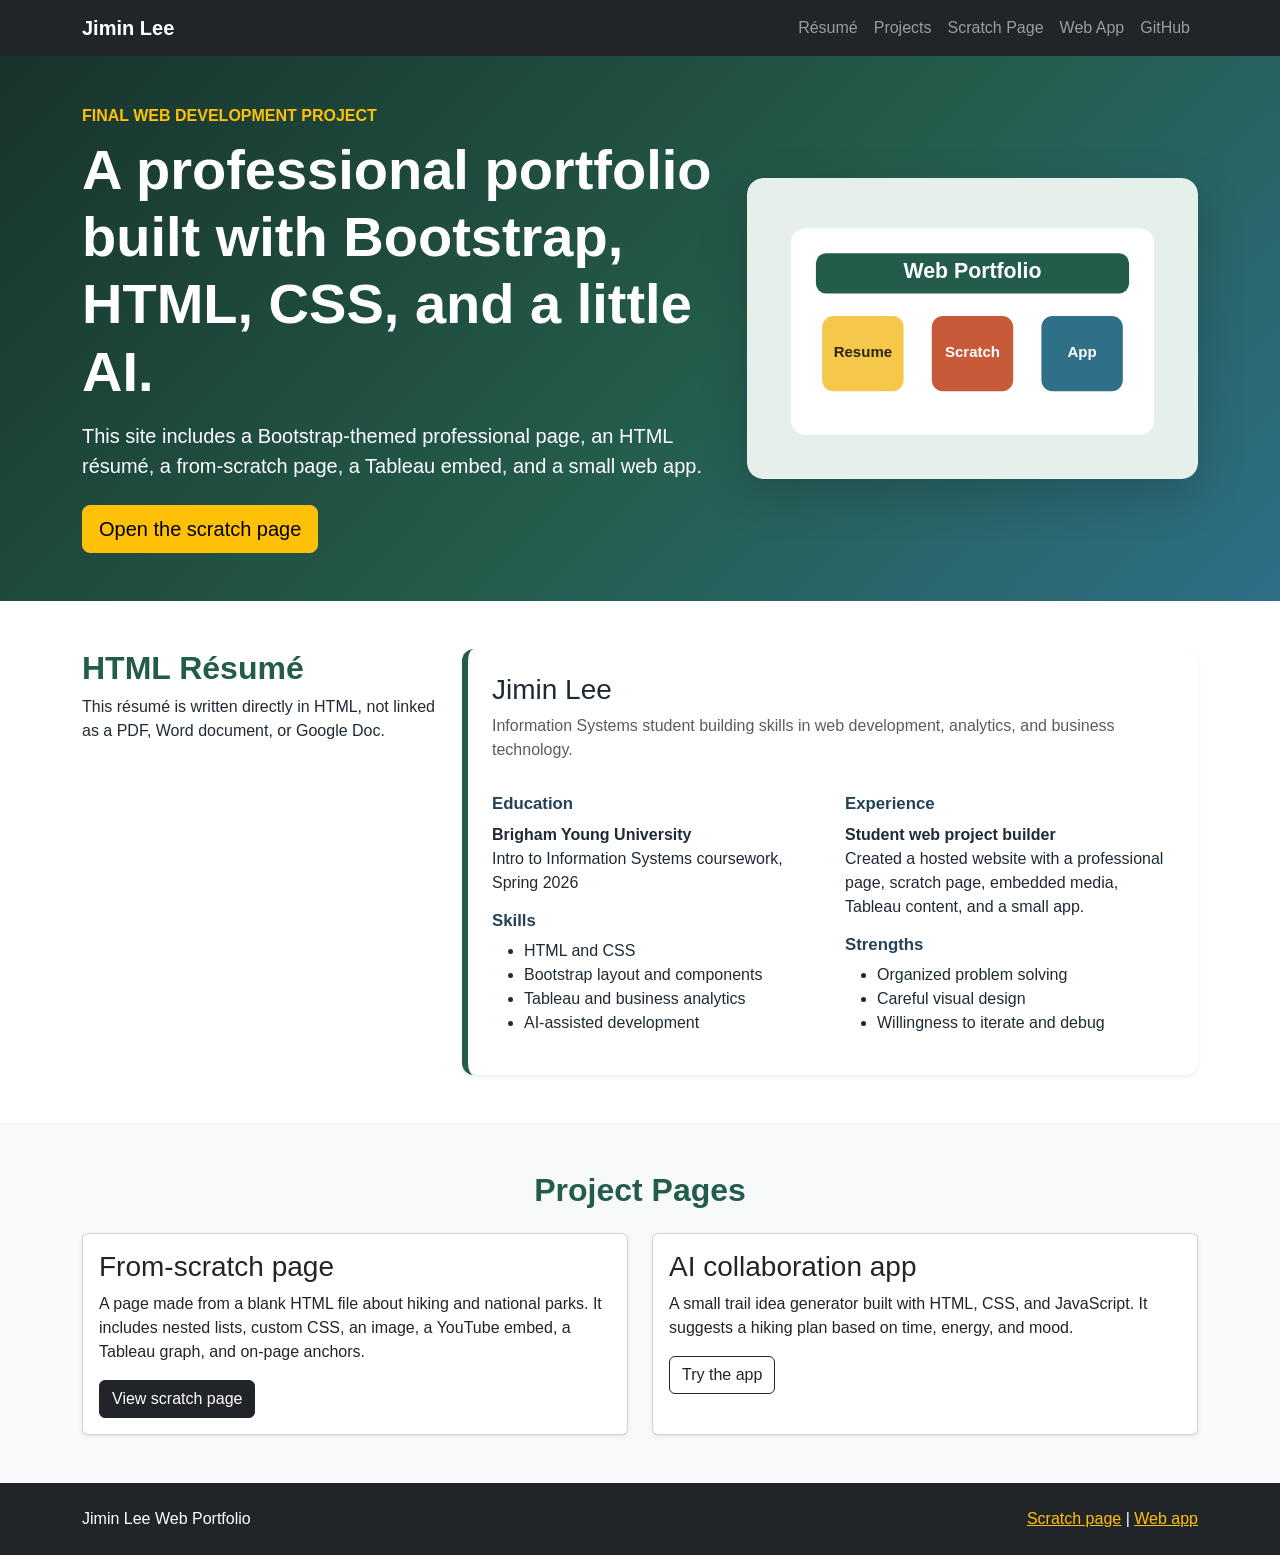
<file: index.html>
<!doctype html>
<html lang="en">
<head>
  <meta charset="utf-8">
  <meta name="viewport" content="width=device-width, initial-scale=1">
  <title>Jimin Lee | Web Portfolio</title>
  <link href="https://cdn.jsdelivr.net/npm/bootstrap@5.3.3/dist/css/bootstrap.min.css" rel="stylesheet">
  <link rel="stylesheet" href="styles.css">
</head>
<body class="professional-page">
  <nav class="navbar navbar-expand-lg navbar-dark bg-dark sticky-top">
    <div class="container">
      <a class="navbar-brand fw-bold" href="index.html">Jimin Lee</a>
      <button class="navbar-toggler" type="button" data-bs-toggle="collapse" data-bs-target="#mainNav" aria-controls="mainNav" aria-expanded="false" aria-label="Toggle navigation">
        <span class="navbar-toggler-icon"></span>
      </button>
      <div class="collapse navbar-collapse" id="mainNav">
        <ul class="navbar-nav ms-auto">
          <li class="nav-item"><a class="nav-link" href="#resume">Résumé</a></li>
          <li class="nav-item"><a class="nav-link" href="#projects">Projects</a></li>
          <li class="nav-item"><a class="nav-link" href="scratch.html">Scratch Page</a></li>
          <li class="nav-item"><a class="nav-link" href="app.html">Web App</a></li>
          <li class="nav-item"><a class="nav-link" href="https://github.com/ijimin155" target="_blank" rel="noopener">GitHub</a></li>
        </ul>
      </div>
    </div>
  </nav>

  <header class="portfolio-hero text-white">
    <div class="container py-5">
      <div class="row align-items-center g-4">
        <div class="col-lg-7">
          <p class="text-uppercase fw-bold text-warning mb-2">Final Web Development Project</p>
          <h1 class="display-4 fw-bold">A professional portfolio built with Bootstrap, HTML, CSS, and a little AI.</h1>
          <p class="lead mt-3">This site includes a Bootstrap-themed professional page, an HTML résumé, a from-scratch page, a Tableau embed, and a small web app.</p>
          <a class="btn btn-warning btn-lg mt-2" href="scratch.html">Open the scratch page</a>
        </div>
        <div class="col-lg-5">
          <img class="img-fluid rounded-4 shadow-lg" src="hero.svg" alt="Laptop illustration showing web portfolio project cards">
        </div>
      </div>
    </div>
  </header>

  <main>
    <section id="resume" class="container py-5">
      <div class="row g-4">
        <div class="col-lg-4">
          <h2 class="section-title">HTML Résumé</h2>
          <p>This résumé is written directly in HTML, not linked as a PDF, Word document, or Google Doc.</p>
        </div>
        <div class="col-lg-8">
          <div class="resume-card shadow-sm">
            <h3>Jimin Lee</h3>
            <p class="text-muted mb-3">Information Systems student building skills in web development, analytics, and business technology.</p>
            <div class="row">
              <div class="col-md-6">
                <h4>Education</h4>
                <p><strong>Brigham Young University</strong><br>Intro to Information Systems coursework, Spring 2026</p>
                <h4>Skills</h4>
                <ul>
                  <li>HTML and CSS</li>
                  <li>Bootstrap layout and components</li>
                  <li>Tableau and business analytics</li>
                  <li>AI-assisted development</li>
                </ul>
              </div>
              <div class="col-md-6">
                <h4>Experience</h4>
                <p><strong>Student web project builder</strong><br>Created a hosted website with a professional page, scratch page, embedded media, Tableau content, and a small app.</p>
                <h4>Strengths</h4>
                <ul>
                  <li>Organized problem solving</li>
                  <li>Careful visual design</li>
                  <li>Willingness to iterate and debug</li>
                </ul>
              </div>
            </div>
          </div>
        </div>
      </div>
    </section>

    <section id="projects" class="bg-light py-5">
      <div class="container">
        <h2 class="section-title text-center mb-4">Project Pages</h2>
        <div class="row g-4">
          <div class="col-md-6">
            <div class="card h-100 shadow-sm">
              <div class="card-body">
                <h3 class="card-title">From-scratch page</h3>
                <p class="card-text">A page made from a blank HTML file about hiking and national parks. It includes nested lists, custom CSS, an image, a YouTube embed, a Tableau graph, and on-page anchors.</p>
                <a class="btn btn-dark" href="scratch.html">View scratch page</a>
              </div>
            </div>
          </div>
          <div class="col-md-6">
            <div class="card h-100 shadow-sm">
              <div class="card-body">
                <h3 class="card-title">AI collaboration app</h3>
                <p class="card-text">A small trail idea generator built with HTML, CSS, and JavaScript. It suggests a hiking plan based on time, energy, and mood.</p>
                <a class="btn btn-outline-dark" href="app.html">Try the app</a>
              </div>
            </div>
          </div>
        </div>
      </div>
    </section>
  </main>

  <footer class="bg-dark text-white py-4">
    <div class="container d-flex flex-column flex-md-row justify-content-between gap-2">
      <span>Jimin Lee Web Portfolio</span>
      <span><a class="text-warning" href="scratch.html">Scratch page</a> | <a class="text-warning" href="app.html">Web app</a></span>
    </div>
  </footer>

  <script src="https://cdn.jsdelivr.net/npm/bootstrap@5.3.3/dist/js/bootstrap.bundle.min.js"></script>
</body>
</html>
</file>
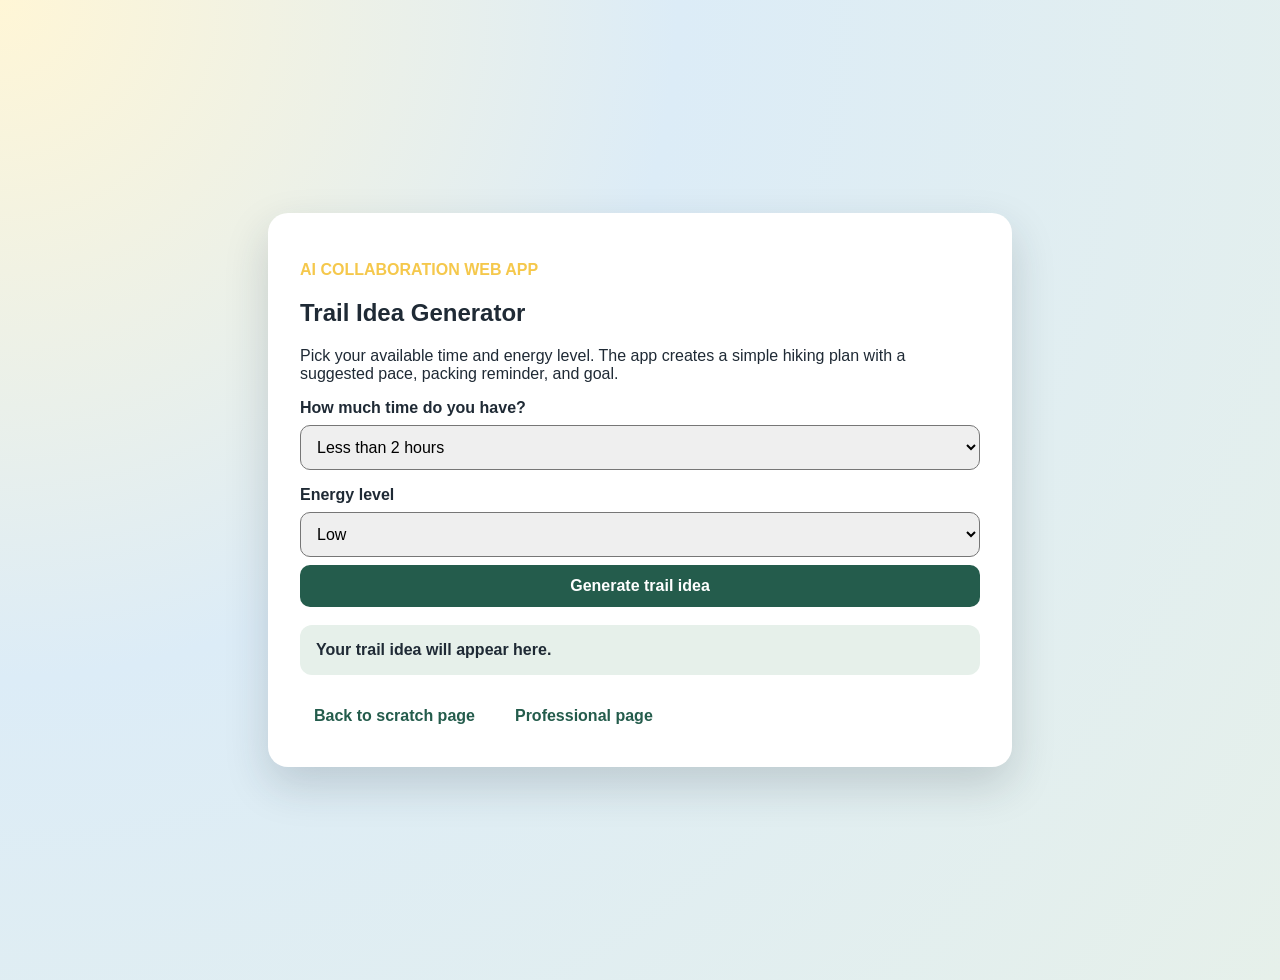
<file: app.html>
<!doctype html>
<html lang="en">
<head>
  <meta charset="utf-8">
  <meta name="viewport" content="width=device-width, initial-scale=1">
  <title>Trail Idea Generator | AI Web App</title>
  <link rel="stylesheet" href="styles.css">
</head>
<body class="app-page">
  <main class="app-shell">
    <section class="app-card">
      <p class="small-label">AI collaboration web app</p>
      <h1>Trail Idea Generator</h1>
      <p>Pick your available time and energy level. The app creates a simple hiking plan with a suggested pace, packing reminder, and goal.</p>

      <label for="time">How much time do you have?</label>
      <select id="time">
        <option value="short">Less than 2 hours</option>
        <option value="half">Half day</option>
        <option value="full">Full day</option>
      </select>

      <label for="energy">Energy level</label>
      <select id="energy">
        <option value="low">Low</option>
        <option value="medium">Medium</option>
        <option value="high">High</option>
      </select>

      <button id="generate">Generate trail idea</button>
      <div id="result" class="result-box">Your trail idea will appear here.</div>

      <nav class="app-links">
        <a href="scratch.html">Back to scratch page</a>
        <a href="index.html">Professional page</a>
      </nav>
    </section>
  </main>

  <script>
    const ideas = {
      short: {
        low: "Choose a paved nature walk. Keep the goal simple: fresh air, a few photos, and an easy return.",
        medium: "Pick a 2-3 mile loop with one viewpoint. Bring water and take a short break halfway.",
        high: "Find a short trail with a steep finish. Use it as a quick workout and stretch afterward."
      },
      half: {
        low: "Plan a relaxed lake or canyon trail. Pack lunch and make the destination the reward.",
        medium: "Try a moderate trail with steady climbing. Keep a comfortable pace and track turnaround time.",
        high: "Choose a longer ridge or overlook hike. Bring extra snacks and start early."
      },
      full: {
        low: "Make it a scenic exploration day with several short stops instead of one exhausting route.",
        medium: "Choose a full-day trail with a clear destination and plenty of water breaks.",
        high: "Plan an ambitious summit or long loop. Check weather carefully and tell someone your plan."
      }
    };

    document.getElementById("generate").addEventListener("click", function () {
      const time = document.getElementById("time").value;
      const energy = document.getElementById("energy").value;
      document.getElementById("result").textContent = ideas[time][energy];
    });
  </script>
</body>
</html>
</file>
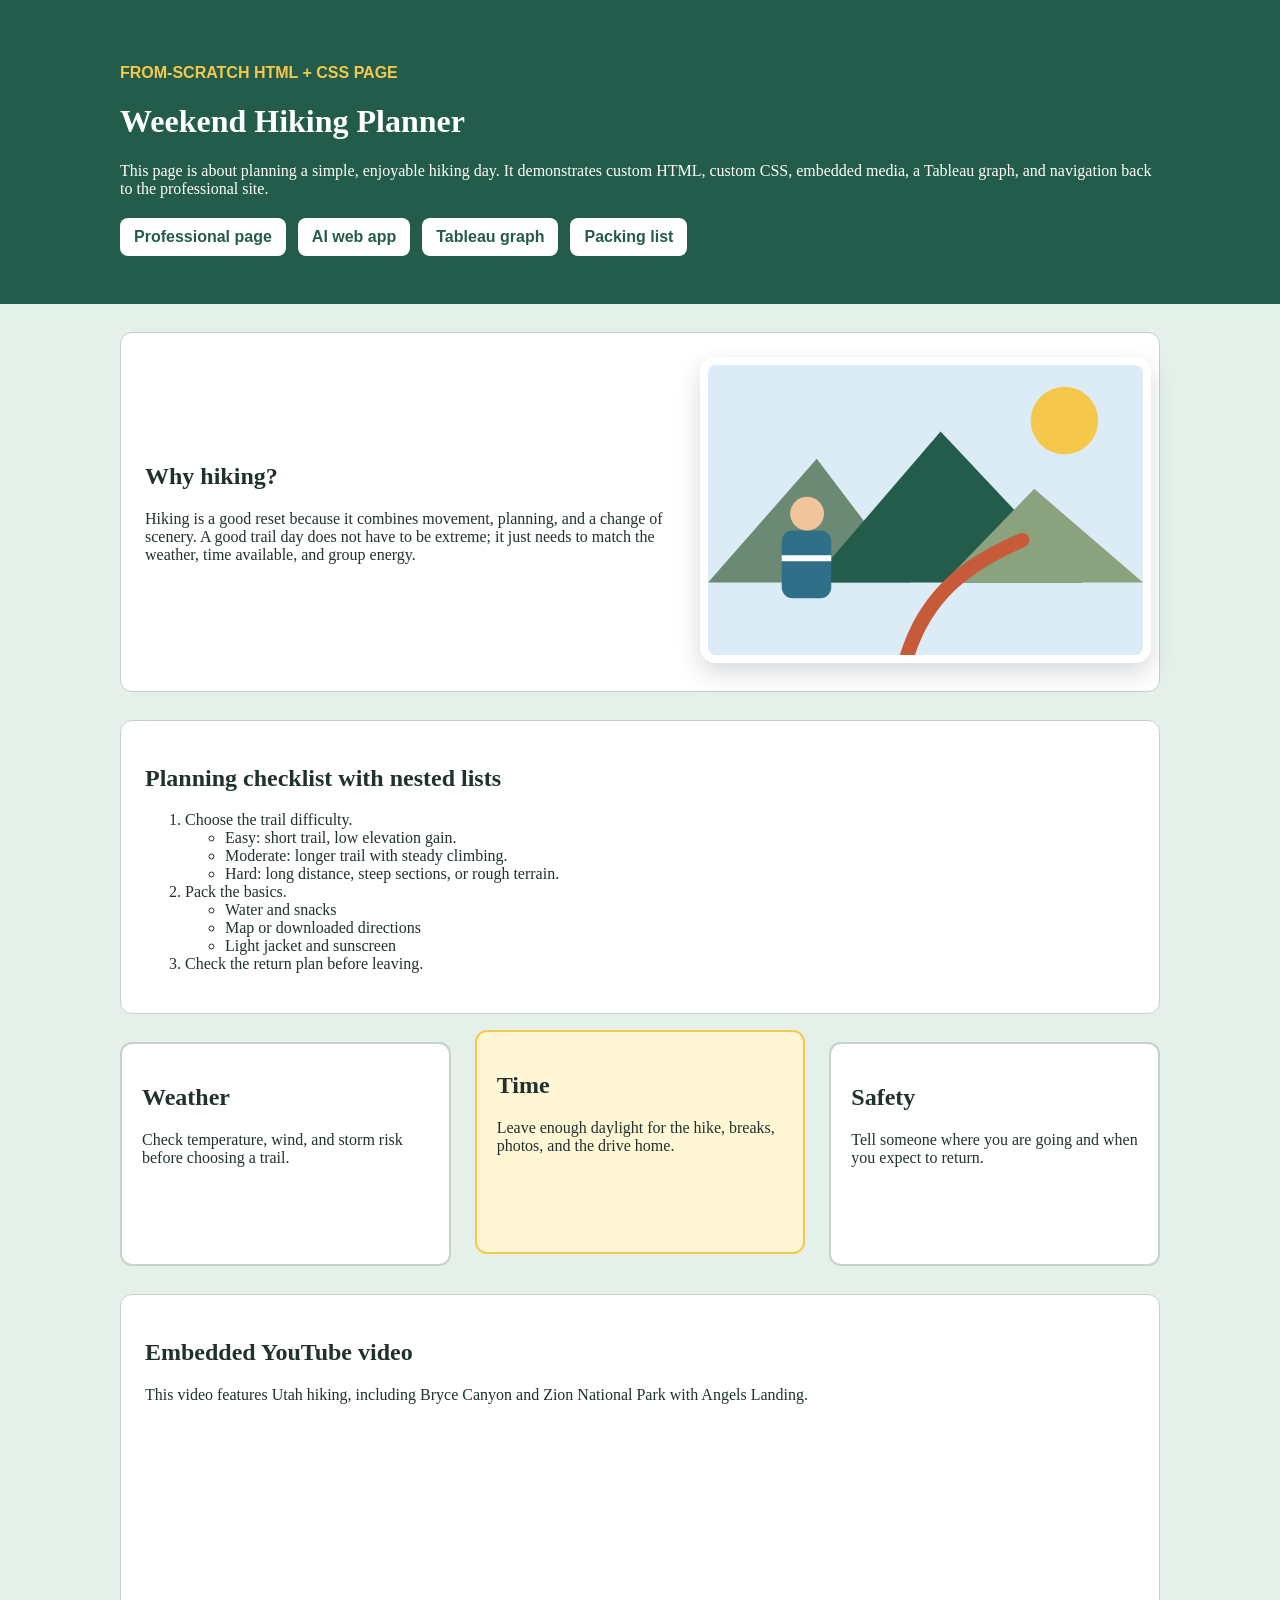
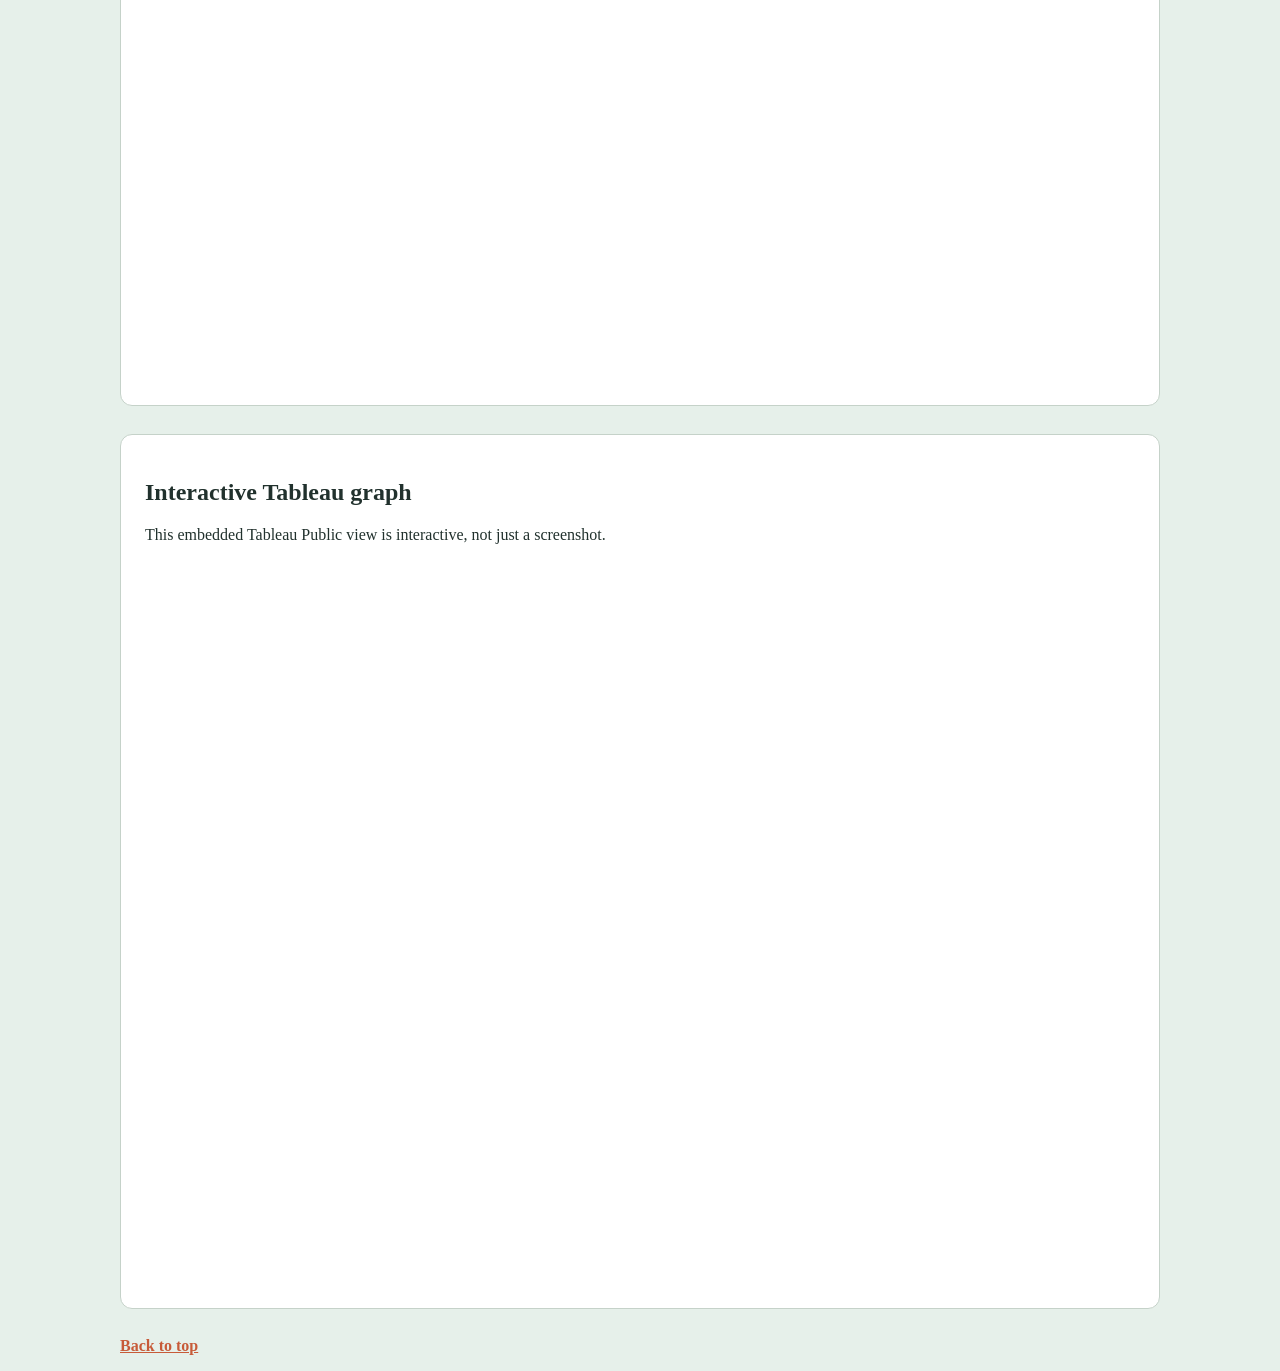
<file: scratch.html>
<!doctype html>
<html lang="en">
<head>
  <meta charset="utf-8">
  <meta name="viewport" content="width=device-width, initial-scale=1">
  <title>From-Scratch Page | Hiking Planner</title>
  <link rel="stylesheet" href="styles.css">
</head>
<body class="scratch-page">
  <!-- This page was created from a blank HTML file and does not use Bootstrap components. -->
  <header class="scratch-header" id="top">
    <div>
      <p class="small-label">From-scratch HTML + CSS page</p>
      <h1>Weekend Hiking Planner</h1>
      <p>This page is about planning a simple, enjoyable hiking day. It demonstrates custom HTML, custom CSS, embedded media, a Tableau graph, and navigation back to the professional site.</p>
      <nav class="scratch-nav" aria-label="Scratch page navigation">
        <a href="index.html">Professional page</a>
        <a href="app.html">AI web app</a>
        <a href="#tableau">Tableau graph</a>
        <a href="#packing">Packing list</a>
      </nav>
    </div>
  </header>

  <main class="scratch-container">
    <section class="scratch-panel intro-grid">
      <div class="text-block">
        <h2>Why hiking?</h2>
        <p>Hiking is a good reset because it combines movement, planning, and a change of scenery. A good trail day does not have to be extreme; it just needs to match the weather, time available, and group energy.</p>
      </div>
      <div class="image-block">
        <img src="hiking.svg" alt="Mountain trail illustration with a backpack and sunrise">
      </div>
    </section>

    <section class="scratch-panel" id="packing">
      <h2>Planning checklist with nested lists</h2>
      <ol>
        <li>Choose the trail difficulty.
          <ul>
            <li>Easy: short trail, low elevation gain.</li>
            <li>Moderate: longer trail with steady climbing.</li>
            <li>Hard: long distance, steep sections, or rough terrain.</li>
          </ul>
        </li>
        <li>Pack the basics.
          <ul>
            <li>Water and snacks</li>
            <li>Map or downloaded directions</li>
            <li>Light jacket and sunscreen</li>
          </ul>
        </li>
        <li>Check the return plan before leaving.</li>
      </ol>
    </section>

    <section class="three-div-layout">
      <div class="info-box">
        <h2>Weather</h2>
        <p>Check temperature, wind, and storm risk before choosing a trail.</p>
      </div>
      <div class="info-box featured-info">
        <h2>Time</h2>
        <p>Leave enough daylight for the hike, breaks, photos, and the drive home.</p>
      </div>
      <div class="info-box">
        <h2>Safety</h2>
        <p>Tell someone where you are going and when you expect to return.</p>
      </div>
    </section>

    <section class="scratch-panel">
      <h2>Embedded YouTube video</h2>
            <p>This video features Utah hiking, including Bryce Canyon and Zion National Park with Angels Landing.</p>
      <div class="video-frame">
        <iframe
                    src="https://www.youtube.com/embed/vOQ_Q5lXvY0"
                    title="Hiking trail tutorial video"
                    frameborder="0"
                    allow="accelerometer; autoplay; clipboard-write; encrypted-media; gyroscope; picture-in-picture; web-share"
                    referrerpolicy="strict-origin-when-cross-origin"
                    allowfullscreen></iframe>
      </div>
    </section>

    <section class="scratch-panel" id="tableau">
      <h2>Interactive Tableau graph</h2>
      <p>This embedded Tableau Public view is interactive, not just a screenshot.</p>
      <div class="tableau-frame">
                <iframe src="https://public.tableau.com/views/MountainHikes/Dashboard1?:showVizHome=no&:embed=true" title="Mountain Hikes interactive dashboard"></iframe>
      </div>
    </section>

    <p class="back-top"><a href="#top">Back to top</a></p>
  </main>
</body>
</html>
</file>
<file: styles.css>
:root {
  --ink: #1f2a35;
  --forest: #245c4c;
  --sage: #e6f0ea;
  --sun: #f5c84c;
  --clay: #c75b39;
  --sky: #dcecf7;
}

body {
  color: var(--ink);
  font-family: Arial, Helvetica, sans-serif;
}

.professional-page {
  background: #ffffff;
}

.portfolio-hero {
  background: linear-gradient(135deg, #18332c, #245c4c 55%, #2f6f88);
}

.section-title {
  font-weight: 800;
  color: var(--forest);
}

.resume-card {
  border-left: 6px solid var(--forest);
  border-radius: 12px;
  padding: 1.5rem;
  background: white;
}

.resume-card h4 {
  margin-top: 1rem;
  color: #24415a;
  font-size: 1.05rem;
  font-weight: 800;
}

.scratch-page {
  margin: 0;
  background: var(--sage);
  color: #21312d;
  font-family: Georgia, "Times New Roman", serif;
}

.scratch-header {
  background: #245c4c;
  color: white;
  padding: 48px 24px;
}

.scratch-header > div,
.scratch-container,
.app-card {
  width: min(1040px, calc(100% - 32px));
  margin: 0 auto;
}

.small-label {
  color: var(--sun);
  font-family: Arial, Helvetica, sans-serif;
  font-weight: 800;
  letter-spacing: 0;
  text-transform: uppercase;
}

.scratch-nav {
  display: flex;
  flex-wrap: wrap;
  gap: 12px;
  margin-top: 20px;
}

.scratch-nav a,
.app-links a {
  display: inline-block;
  border-radius: 8px;
  padding: 10px 14px;
  background: white;
  color: var(--forest);
  font-family: Arial, Helvetica, sans-serif;
  font-weight: 800;
  text-decoration: none;
}

.scratch-nav a:hover,
.app-links a:hover {
  background: var(--sun);
  color: #2a250f;
}

.scratch-panel {
  margin: 28px 0;
  border: 1px solid #c5d2c9;
  border-radius: 12px;
  padding: 24px;
  background: white;
}

.intro-grid,
.three-div-layout {
  display: grid;
  grid-template-columns: 1.1fr 0.9fr;
  gap: 24px;
  align-items: center;
}

.image-block img {
  width: 100%;
  border: 8px solid white;
  border-radius: 16px;
  box-shadow: 0 10px 24px rgb(31 42 53 / 18%);
}

.three-div-layout {
  grid-template-columns: repeat(3, 1fr);
  margin: 28px 0;
}

.info-box {
  min-height: 180px;
  border-radius: 12px;
  padding: 20px;
  background: white;
  border: 2px solid #c5d2c9;
}

.featured-info {
  position: relative;
  top: -12px;
  background: #fff6d6;
  border-color: var(--sun);
}

.video-frame iframe,
.tableau-frame iframe {
  width: 100%;
  border: 0;
  border-radius: 10px;
  background: white;
}

.video-frame iframe {
  aspect-ratio: 16 / 9;
}

.tableau-frame iframe {
  height: 720px;
}

.back-top a {
  color: var(--clay);
  font-weight: 800;
}

.app-page {
  min-height: 100vh;
  background: radial-gradient(circle at top left, #fff6d6, #dcecf7 42%, #e6f0ea);
  font-family: Arial, Helvetica, sans-serif;
}

.app-shell {
  min-height: 100vh;
  display: grid;
  place-items: center;
  padding: 32px 0;
}

.app-card {
  max-width: 680px;
  border-radius: 20px;
  padding: 32px;
  background: white;
  box-shadow: 0 18px 44px rgb(31 42 53 / 18%);
}

.app-card label {
  display: block;
  margin-top: 16px;
  font-weight: 800;
}

.app-card select,
.app-card button {
  width: 100%;
  margin-top: 8px;
  border-radius: 10px;
  padding: 12px;
  font: inherit;
}

.app-card button {
  border: 0;
  background: var(--forest);
  color: white;
  font-weight: 800;
}

.result-box {
  margin-top: 18px;
  border-radius: 12px;
  padding: 16px;
  background: var(--sage);
  font-weight: 700;
}

.app-links {
  display: flex;
  gap: 12px;
  margin-top: 22px;
}

@media (max-width: 780px) {
  .intro-grid,
  .three-div-layout {
    grid-template-columns: 1fr;
  }

  .featured-info {
    top: 0;
  }
}
</file>
